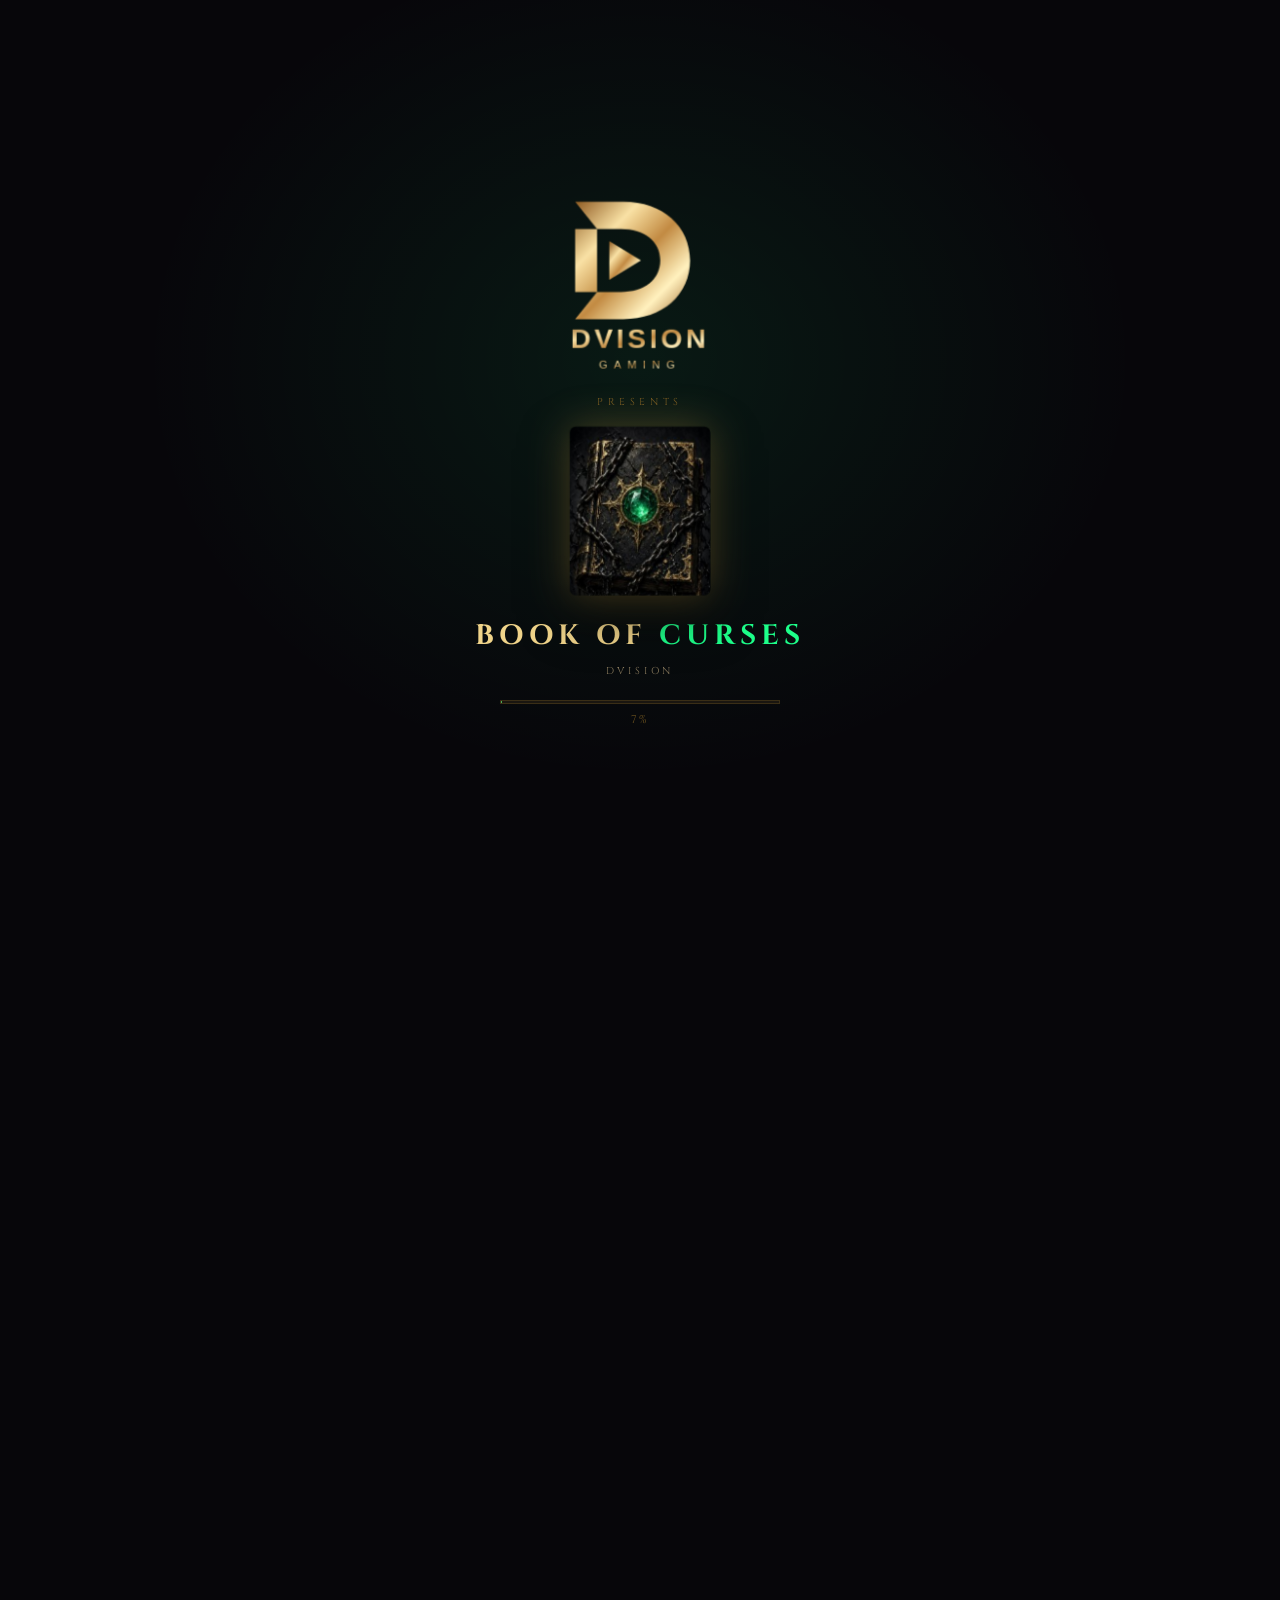
<file: index.html>
<!DOCTYPE html>
<html lang="en">
<head>
  <meta charset="UTF-8" />
  <meta http-equiv="refresh" content="0; url=./book-of-curses/" />
  <title>Book of Curses</title>
  <link rel="canonical" href="./book-of-curses/" />
</head>
<body>
  <p><a href="./book-of-curses/">Open Book of Curses</a></p>
</body>
</html>
</file>
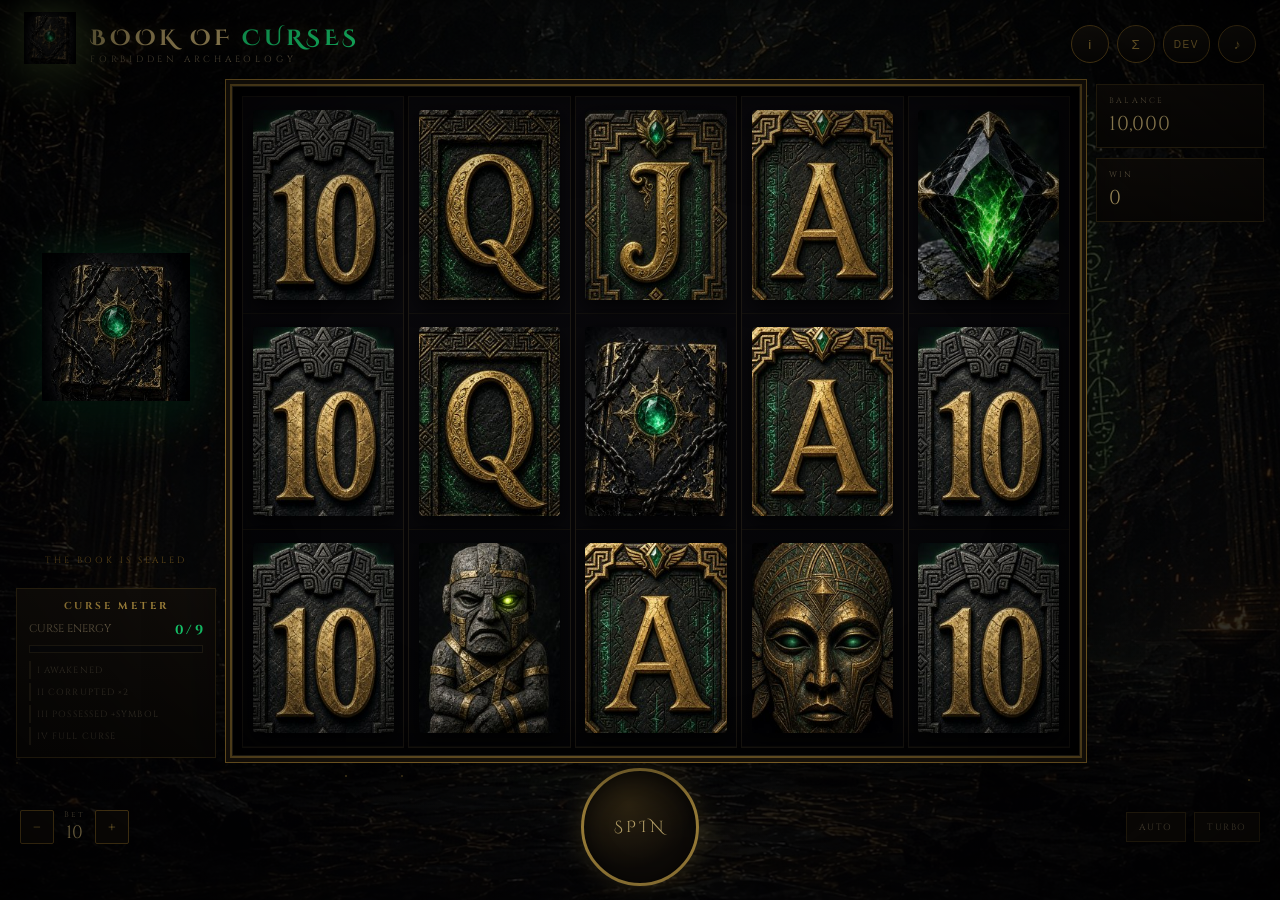
<file: book-of-curses/index.html>
<!DOCTYPE html>
<html lang="en">
<head>
  <meta charset="UTF-8" />
  <meta name="viewport" content="width=device-width, initial-scale=1.0" />
  <title>Book of Curses</title>
  <link rel="stylesheet" href="css/game.css" />
  <link rel="stylesheet" href="css/splash.css" />
  <link rel="stylesheet" href="css/pages-fix.css?v=0.9.3" />
</head>
<body class="curse-0 booting">
  <div class="splash" id="splash">
    <img class="splash-logo" src="assets/dvision-gaming.svg" alt="DVision Gaming" />
    <p class="splash-presents">PRESENTS</p>
    <div class="splash-book"></div>
    <h1 class="splash-title">BOOK OF <span>CURSES</span></h1>
    <p class="splash-sub" id="splashSub">SEALING THE VAULT</p>
    <div class="splash-bar"><div class="splash-fill" id="splashFill"></div></div>
    <p class="splash-pct" id="splashPct">0%</p>
  </div>
  <div class="backdrop"></div>
  <div class="embers" id="embers"></div>
  <div class="vignette"></div>
  <div class="app">
    <header class="topbar">
      <div class="logo-wrap">
        <div class="logo-book" id="miniBook"></div>
        <div class="titles">
          <h1>BOOK OF <span>CURSES</span></h1>
          <p>Forbidden archaeology</p>
        </div>
      </div>
      <div class="top-actions">
        <button class="icon-btn" id="infoBtn" title="Paytable & rules">i</button>
        <button class="icon-btn" id="simBtn" title="Simulation">Σ</button>
        <button class="icon-btn" id="debugBtn" title="Developer tools">DEV</button>
        <button class="icon-btn on" id="soundBtn" title="Sound">♪</button>
      </div>
    </header>
    <div class="stage">
      <aside class="side-panel">
        <div class="book-hero alive" id="hero">
          <div class="book-chains" id="bookChains"></div>
          <div class="hero-svg" id="heroSvg"></div>
          <div class="hero-caption" id="heroCaption">THE BOOK IS SEALED</div>
        </div>
        <div class="meter-card">
          <h3>CURSE METER</h3>
          <div class="energy-readout"><span>CURSE ENERGY</span><strong id="energyRead">0 / 9</strong></div>
          <div class="energy-bar"><div class="energy-fill" id="energyFill"></div></div>
          <div class="curse-steps">
            <div class="curse-step">I  AWAKENED</div>
            <div class="curse-step">II  CORRUPTED  ×2</div>
            <div class="curse-step">III  POSSESSED  +SYMBOL</div>
            <div class="curse-step">IV  FULL CURSE</div>
          </div>
        </div>
      </aside>
      <section class="machine">
        <div class="frame" id="frame">
          <div class="reels" id="reels">
            <div class="reel" data-r="0"><div class="reel-window"><div class="cell" data-r="0" data-row="0"><div class="sym"></div></div><div class="cell" data-r="0" data-row="1"><div class="sym"></div></div><div class="cell" data-r="0" data-row="2"><div class="sym"></div></div></div></div>
            <div class="reel" data-r="1"><div class="reel-window"><div class="cell" data-r="1" data-row="0"><div class="sym"></div></div><div class="cell" data-r="1" data-row="1"><div class="sym"></div></div><div class="cell" data-r="1" data-row="2"><div class="sym"></div></div></div></div>
            <div class="reel" data-r="2"><div class="reel-window"><div class="cell" data-r="2" data-row="0"><div class="sym"></div></div><div class="cell" data-r="2" data-row="1"><div class="sym"></div></div><div class="cell" data-r="2" data-row="2"><div class="sym"></div></div></div></div>
            <div class="reel" data-r="3"><div class="reel-window"><div class="cell" data-r="3" data-row="0"><div class="sym"></div></div><div class="cell" data-r="3" data-row="1"><div class="sym"></div></div><div class="cell" data-r="3" data-row="2"><div class="sym"></div></div></div></div>
            <div class="reel" data-r="4"><div class="reel-window"><div class="cell" data-r="4" data-row="0"><div class="sym"></div></div><div class="cell" data-r="4" data-row="1"><div class="sym"></div></div><div class="cell" data-r="4" data-row="2"><div class="sym"></div></div></div></div>
          </div>
          <svg class="payline-svg" id="paylineSvg" viewBox="0 0 100 100" preserveAspectRatio="none"></svg>
          <div class="ink-veil" id="inkVeil"></div>
          <div class="banner" id="banner"><h2 id="bannerTitle"></h2><p id="bannerSub"></p></div>
          <div class="ceremony" id="ceremony"><div class="ceremony-book" id="ceremonyBook"></div><h2 id="ceremonyTitle"></h2><p id="ceremonySub"></p></div>
        </div>
      </section>
      <aside class="right-panel">
        <div class="stat-box"><label>Balance</label><div class="val" id="balVal">10,000</div></div>
        <div class="stat-box"><label>Win</label><div class="val" id="winVal">0</div></div>
        <div class="stat-box fs-box" id="fsBox" style="display:none"><div class="fs-label">Free Spins</div><div class="fs-count" id="fsCount">0</div><div class="fs-label">Cursed symbol</div><div class="cursed-preview" id="cursedPreview"></div></div>
      </aside>
    </div>
    <footer class="controls">
      <div class="bet-wrap">
        <button class="bet-btn" id="betDown">−</button>
        <div class="bet-display"><label>Bet</label><div class="amt" id="betAmt">10</div></div>
        <button class="bet-btn" id="betUp">+</button>
      </div>
      <button class="spin-btn" id="spinBtn">Spin</button>
      <div class="ctrl-right">
        <button class="mini-btn" id="autoBtn">Auto</button>
        <button class="mini-btn" id="turboBtn">Turbo</button>
      </div>
    </footer>
  </div>
  <div class="overlay" id="infoOverlay"><div class="modal"><button class="close-x" id="infoClose">×</button><h2>Book of Curses</h2><p>Virtual credits only. Open Info in-game for full rules.</p><h3>Paytable</h3><table class="pay-grid"><thead><tr><th>Symbol</th><th>3</th><th>4</th><th>5</th></tr></thead><tbody id="payBody"></tbody></table></div></div>
  <div class="overlay" id="simOverlay"><div class="modal"><button class="close-x" id="simClose">×</button><h2>Monte Carlo</h2><p>Spins <input id="simSpins" value="200000" style="width:110px;background:#0a0806;color:#e8dcc0;border:1px solid #3a2e16;padding:4px 6px"> Seed <input id="simSeed" value="7" style="width:80px;background:#0a0806;color:#e8dcc0;border:1px solid #3a2e16;padding:4px 6px"> <button class="mini-btn on" id="runSim">Run</button></p><div class="sim-out" id="simOut">Ready.</div></div></div>
  <div class="debug-dock" id="debugDock">
    <h4>DEV · SCENARII</h4>
    <div class="debug-grid">
      <button data-scene="tease">2 Books tease</button>
      <button data-scene="trigger">3 Books → FS</button>
      <button data-scene="enter">Intră în bonus</button>
      <button data-scene="retrigger">Retrigger +5</button>
    </div>
    <h4>CURSE LEVEL + SPIN</h4>
    <div class="debug-grid">
      <button data-scene="curse1">I Awakened · x3</button>
      <button data-scene="curse2">II Corrupted · x4</button>
      <button data-scene="curse3">III Possessed · x4</button>
      <button data-scene="full">FULL CURSE</button>
      <button data-scene="expand3">Expand 3 reels</button>
      <button data-scene="expand5">Expand 5 reels</button>
      <button data-scene="maxwin">Max win banner</button>
      <button data-scene="reset">Reset + 10,000</button>
    </div>
    <h4>CURSED SYMBOL</h4>
    <div class="sym-pick" id="symPick"></div>
    <input id="seedInput" placeholder="RNG seed" />
    <button id="seedApply">Apply seed</button>
  </div>
  <script src="js/config.js?v=0.9.3"></script>
  <script src="js/rng.js"></script>
  <script src="js/engine.js"></script>
  <script src="js/symbols.js"></script>
  <script src="js/audio.js?v=0.9.3"></script>
  <script src="js/main.js"></script>
  <script src="js/splash.js"></script>
  <script src="js/pages-fix.js?v=0.9.3"></script>
</body>
</html>
</file>
<file: book-of-curses/css/game.css>
@import url("https://fonts.googleapis.com/css2?family=Cinzel:wght@400;600;700;900&family=Cinzel+Decorative:wght@700;900&family=Uncial+Antiqua&display=swap");

:root {
  --obsidian: #07060a;
  --obsidian-2: #100d14;
  --stone: #1a1610;
  --gold: #c9a44a;
  --gold-hi: #f0d48a;
  --gold-dim: #7a5c22;
  --ink: #0a0a0c;
  --emerald: #1dff8a;
  --emerald-dim: #0a6b3c;
  --curse: #7cffb2;
  --blood: #6b1018;
  --win: #ffe7a0;
  --frame: #2a2214;
  --text: #e8dcc0;
  --muted: #8a7b5e;
}

* { box-sizing: border-box; margin: 0; padding: 0; }
html, body { height: 100%; background: var(--obsidian); color: var(--text); }
body {
  font-family: "Cinzel", Georgia, serif;
  overflow: hidden;
  user-select: none;
}

.backdrop {
  position: fixed; inset: 0;
  background:
    linear-gradient(180deg, rgba(5,4,7,.55) 0%, rgba(5,4,7,.78) 100%),
    url("../assets/bg-temple.jpg") center / cover no-repeat;
  z-index: 0;
}
.backdrop::before {
  content: "";
  position: absolute; inset: 0;
  background-image:
    repeating-linear-gradient(0deg, transparent, transparent 3px, rgba(0,0,0,.12) 3px, rgba(0,0,0,.12) 4px);
  opacity: .35;
  pointer-events: none;
}
.vignette {
  position: fixed; inset: 0; pointer-events: none; z-index: 5;
  background: radial-gradient(ellipse at center, transparent 40%, rgba(0,0,0,.72) 100%);
}
.embers {
  position: fixed; inset: 0; pointer-events: none; z-index: 1; overflow: hidden;
}

.app {
  position: relative; z-index: 2;
  height: 100%;
  display: grid;
  grid-template-rows: auto 1fr auto;
  max-width: 1280px;
  margin: 0 auto;
  padding: 8px 16px 10px;
}

/* HEADER */
.topbar {
  display: flex; align-items: center; justify-content: space-between;
  padding: 4px 8px 8px;
}
.logo-wrap { display: flex; align-items: center; gap: 14px; }
.logo-book { width: 52px; height: 64px; filter: drop-shadow(0 0 12px rgba(201,164,74,.45)); }
.titles h1 {
  font-family: "Cinzel Decorative", "Cinzel", serif;
  font-size: 22px; letter-spacing: .18em;
  color: var(--gold-hi);
  text-shadow: 0 0 18px rgba(201,164,74,.35);
}
.titles h1 span { color: var(--emerald); }
.titles p { font-size: 9px; letter-spacing: .42em; color: var(--muted); text-transform: uppercase; }
.top-actions { display: flex; gap: 8px; }
.icon-btn {
  width: 38px; height: 38px; border-radius: 50%;
  border: 1px solid var(--gold-dim);
  background: linear-gradient(180deg, #1c1812, #0c0a08);
  color: var(--gold);
  cursor: pointer;
  display: grid; place-items: center;
  transition: .2s ease;
}
.icon-btn:hover { border-color: var(--gold); box-shadow: 0 0 12px rgba(201,164,74,.35); }

/* STAGE */
.stage {
  display: grid;
  grid-template-columns: 200px 1fr 168px;
  gap: 14px;
  min-height: 0;
  align-items: stretch;
}

.side-panel {
  display: flex; flex-direction: column; gap: 12px;
  min-height: 0;
}

.book-hero {
  flex: 1;
  position: relative;
  border: 1px solid #3a2e16;
  background:
    radial-gradient(ellipse at 50% 30%, rgba(201,164,74,.08), transparent 60%),
    linear-gradient(180deg, #16110c, #0a0806);
  box-shadow: inset 0 0 40px rgba(0,0,0,.65), 0 0 0 1px #000;
  display: flex; flex-direction: column; align-items: center; justify-content: center;
  overflow: hidden;
  min-height: 220px;
}
.book-hero.alive .hero-svg { animation: breathe 3.6s ease-in-out infinite; }
.book-hero.opened .hero-svg { filter: drop-shadow(0 0 16px #1dff8a); }
.book-hero.chained .book-chains { opacity: 1; }
.book-hero.slam .hero-svg { animation: bookSlam .45s ease-out; }
.book-chains {
  position: absolute; inset: 18% 22%;
  border: 2px solid rgba(180,180,180,.35);
  box-shadow: inset 0 0 12px rgba(0,0,0,.8);
  opacity: 0; pointer-events: none;
  transform: rotate(-8deg);
  transition: opacity .25s;
}
.book-chains::before, .book-chains::after {
  content: ""; position: absolute; left: 20%; right: 20%; height: 3px;
  background: linear-gradient(90deg, transparent, #888, transparent);
}
.book-chains::before { top: 32%; }
.book-chains::after { bottom: 32%; }
.hero-caption {
  position: absolute; bottom: 10px; left: 0; right: 0;
  text-align: center; font-size: 9px; letter-spacing: .32em;
  color: var(--gold-dim); text-transform: uppercase;
}

.meter-card {
  border: 1px solid #3a2e16;
  background: linear-gradient(180deg, #14100c, #0b0907);
  padding: 10px 12px 12px;
}
.meter-card h3 {
  font-size: 10px; letter-spacing: .28em; color: var(--gold);
  margin-bottom: 8px; text-align: center;
}
.energy-readout {
  display: flex; justify-content: space-between; font-size: 11px;
  color: var(--muted); margin-bottom: 6px;
}
.energy-readout strong { color: var(--emerald); font-size: 13px; }
.energy-bar {
  height: 8px; background: #0a0a0c; border: 1px solid #2a2418;
  position: relative; overflow: hidden;
}
.energy-fill {
  position: absolute; inset: 0 auto 0 0; width: 0%;
  background: linear-gradient(90deg, #0a6b3c, var(--emerald));
  box-shadow: 0 0 10px var(--emerald);
  transition: width .45s ease;
}
.curse-steps { display: flex; flex-direction: column; gap: 4px; margin-top: 8px; }
.curse-step {
  font-size: 9px; letter-spacing: .12em; color: #4a4336;
  padding: 3px 6px; border-left: 2px solid #2a2418;
}
.curse-step.on { color: var(--gold-hi); border-color: var(--gold); }
.curse-step.on.full { color: var(--emerald); border-color: var(--emerald); text-shadow: 0 0 8px #1dff8a; }

/* MACHINE */
.machine {
  position: relative;
  display: flex; flex-direction: column;
  min-height: 0;
}
.frame {
  flex: 1;
  position: relative;
  border: 2px solid #6b5424;
  background: #050406;
  box-shadow:
    0 0 0 4px #1a140c,
    0 0 0 5px #8a6a2a,
    inset 0 0 60px rgba(0,0,0,.8),
    0 20px 60px rgba(0,0,0,.65);
  display: flex; flex-direction: column;
  min-height: 0;
  overflow: hidden;
}
.frame::before {
  content: "";
  position: absolute; inset: 0; pointer-events: none; z-index: 4;
  border: 1px solid rgba(240,212,138,.15);
  box-shadow: inset 0 0 80px rgba(0,0,0,.45);
}
.frame.corrupted { border-color: #1a8a55; box-shadow: 0 0 0 4px #0a1a12, 0 0 0 5px #1dff8a, inset 0 0 60px rgba(0,40,20,.5); }
.frame.possessed { animation: shake 2.4s ease-in-out infinite; }
.frame.fullcurse { border-color: #1dff8a; filter: contrast(1.15) saturate(1.2); }

.reels {
  flex: 1;
  display: grid;
  grid-template-columns: repeat(5, 1fr);
  gap: 4px;
  padding: 10px 10px 8px;
  min-height: 320px;
}
.reel {
  position: relative;
  background: linear-gradient(180deg, #0b0a0e, #050507);
  overflow: hidden;
  border: 1px solid #1c1812;
}
.reel.anticipate {
  box-shadow: inset 0 0 24px rgba(201,164,74,.35), 0 0 16px rgba(201,164,74,.25);
}
.reel-window {
  height: 100%;
  display: flex; flex-direction: column;
}
.cell {
  flex: 1;
  display: grid; place-items: center;
  position: relative;
  border-bottom: 1px solid rgba(201,164,74,.06);
  transition: background .2s;
}
.cell.win {
  background: radial-gradient(circle, rgba(201,164,74,.22), transparent 70%);
}
.cell.scatter-land {
  background: radial-gradient(circle, rgba(29,255,138,.16), transparent 70%);
}
.cell.cursed-land {
  background: radial-gradient(circle, rgba(29,255,138,.34), transparent 68%);
  box-shadow: inset 0 0 0 2px rgba(29,255,138,.75), 0 0 18px rgba(29,255,138,.35);
  animation: cursedPulse .7s ease-out;
}
.cell.cursed-land::after {
  content: "";
  position: absolute; inset: 6%;
  border: 1px solid rgba(240,212,138,.45);
  pointer-events: none;
  animation: cursedRing .7s ease-out;
}
.cell.infected {
  background: radial-gradient(circle, rgba(29,255,138,.32), transparent 70%);
  animation: infectPop .35s ease-out;
}
.cell.expanded {
  box-shadow: inset 0 0 0 2px rgba(29,255,138,.55);
}
.cell.filling {
  animation: fillGrow .38s ease-out;
}
.reel.filling-reel {
  box-shadow: inset 0 0 28px rgba(29,255,138,.28), 0 0 16px rgba(29,255,138,.2);
}
.sym {
  width: 88%; height: 88%;
  display: grid; place-items: center;
  filter: drop-shadow(0 6px 10px rgba(0,0,0,.75));
}
.sym svg, .sym-art {
  width: 100%; height: 100%;
  object-fit: cover;
  border-radius: 4px;
}
.hero-art {
  width: 118px; height: 118px;
  object-fit: cover;
  border-radius: 6px;
  box-shadow: 0 0 24px rgba(29,255,138,.22);
}
.logo-book .hero-art, .logo-book img {
  width: 52px; height: 52px; object-fit: cover; border-radius: 4px;
}
.reel.spinning .cell .sym { animation: blurspin .08s linear infinite; }

.payline-overlay {
  position: absolute; inset: 10px; pointer-events: none; z-index: 3;
}

/* RIGHT */
.right-panel { display: flex; flex-direction: column; gap: 10px; }
.stat-box {
  border: 1px solid #3a2e16;
  background: linear-gradient(180deg, #14100c, #0b0907);
  padding: 10px 12px;
}
.stat-box label {
  display: block; font-size: 8px; letter-spacing: .28em; color: var(--muted);
  margin-bottom: 4px; text-transform: uppercase;
}
.stat-box .val { font-size: 20px; color: var(--gold-hi); letter-spacing: .04em; }
.stat-box .val.win-on { color: var(--emerald); text-shadow: 0 0 12px #1dff8a; }
.fs-box { text-align: center; padding: 12px 8px; }
.fs-box .fs-count { font-size: 28px; color: var(--emerald); }
.fs-box .fs-label { font-size: 9px; letter-spacing: .24em; color: var(--muted); }
.cursed-preview { display: flex; justify-content: center; gap: 6px; margin-top: 8px; }
.cursed-chip {
  width: 42px; height: 42px; border: 1px solid var(--gold-dim);
  background: #0a0806; display: grid; place-items: center;
}
.cursed-chip svg, .cursed-chip img { width: 100%; height: 100%; object-fit: cover; }

/* CONTROLS */
.controls {
  display: grid;
  grid-template-columns: 1fr auto 1fr;
  align-items: center;
  gap: 16px;
  padding: 10px 4px 4px;
}
.bet-wrap { display: flex; align-items: center; gap: 10px; }
.bet-btn {
  width: 34px; height: 34px; border-radius: 2px;
  border: 1px solid var(--gold-dim);
  background: #120e0a; color: var(--gold); cursor: pointer; font-family: inherit;
  font-size: 16px;
}
.bet-btn:hover { border-color: var(--gold); }
.bet-display { text-align: center; }
.bet-display label { display: block; font-size: 8px; letter-spacing: .3em; color: var(--muted); }
.bet-display .amt { font-size: 18px; color: var(--gold-hi); }

.spin-btn {
  width: 118px; height: 118px; border-radius: 50%;
  border: 3px solid var(--gold);
  background:
    radial-gradient(circle at 40% 30%, #3a2e16, #120e0a 62%);
  color: var(--gold-hi);
  font-family: "Cinzel Decorative", Cinzel, serif;
  font-size: 16px; letter-spacing: .2em;
  cursor: pointer;
  box-shadow: 0 0 24px rgba(201,164,74,.25), inset 0 0 20px rgba(0,0,0,.5);
  text-transform: uppercase;
  transition: transform .12s ease, box-shadow .2s;
}
.spin-btn:hover { box-shadow: 0 0 36px rgba(201,164,74,.45); }
.spin-btn:active { transform: scale(.96); }
.spin-btn:disabled { opacity: .55; cursor: default; }
.spin-btn.bonus {
  border-color: var(--emerald);
  color: var(--emerald);
  box-shadow: 0 0 28px rgba(29,255,138,.35);
}

.ctrl-right { display: flex; justify-content: flex-end; gap: 8px; flex-wrap: wrap; }
.mini-btn {
  padding: 8px 12px;
  border: 1px solid #3a2e16;
  background: #120e0a;
  color: var(--muted);
  font-family: inherit; font-size: 9px; letter-spacing: .18em;
  cursor: pointer; text-transform: uppercase;
}
.mini-btn.on { color: var(--gold-hi); border-color: var(--gold-dim); }

/* OVERLAYS */
.overlay {
  position: fixed; inset: 0; z-index: 40;
  background: rgba(0,0,0,.78);
  display: none; align-items: center; justify-content: center;
  padding: 24px;
}
.overlay.show { display: flex; }
.modal {
  width: min(720px, 94vw);
  max-height: 86vh; overflow: auto;
  background: linear-gradient(180deg, #16110c, #0b0907);
  border: 1px solid var(--gold-dim);
  box-shadow: 0 30px 80px rgba(0,0,0,.7);
  padding: 28px 32px;
}
.modal h2 {
  font-family: "Cinzel Decorative", serif;
  color: var(--gold-hi); letter-spacing: .16em;
  margin-bottom: 8px; font-size: 22px;
}
.modal h3 { color: var(--gold); margin: 16px 0 8px; font-size: 13px; letter-spacing: .14em; }
.modal p, .modal li { color: #cbbd9c; font-size: 13px; line-height: 1.55; }
.modal ul { padding-left: 18px; }
.pay-grid { width: 100%; border-collapse: collapse; margin-top: 8px; font-size: 12px; }
.pay-grid th, .pay-grid td { border-bottom: 1px solid #2a2418; padding: 6px 8px; text-align: left; }
.pay-grid th { color: var(--muted); font-weight: 400; letter-spacing: .12em; font-size: 10px; }
.pay-grid td svg, .pay-grid td img { width: 28px; height: 28px; vertical-align: middle; margin-right: 8px; object-fit: cover; border-radius: 3px; }
.close-x {
  float: right; background: none; border: 0; color: var(--gold); cursor: pointer; font-size: 20px;
}

.banner {
  position: absolute; inset: 0; z-index: 8;
  display: none; align-items: center; justify-content: center;
  background: rgba(0,0,0,.55);
  flex-direction: column; gap: 8px;
  text-align: center;
}
.banner.show { display: flex; }
.banner h2 {
  font-family: "Cinzel Decorative", serif;
  font-size: 42px; letter-spacing: .18em;
  color: var(--gold-hi);
  text-shadow: 0 0 24px rgba(201,164,74,.5);
}
.banner h2.curse { color: var(--emerald); text-shadow: 0 0 28px #1dff8a; font-size: 48px; }
.banner p { letter-spacing: .32em; color: var(--muted); font-size: 12px; }

.maxwin-msg {
  font-family: "Cinzel Decorative", serif;
  font-size: 28px; color: #e8dcc0;
  letter-spacing: .08em;
}

/* DEBUG */
.debug-dock {
  position: fixed; right: 10px; top: 64px; bottom: 12px; z-index: 30;
  background: rgba(8,6,8,.94); border: 1px solid #3a2e16;
  padding: 10px 10px 14px; display: none; width: 248px;
  font-size: 10px; overflow: auto;
}
.debug-dock.show { display: block; }
.debug-dock h4 {
  color: var(--gold); letter-spacing: .18em; font-size: 9px;
  margin: 10px 0 6px; font-weight: 600;
}
.debug-dock h4:first-child { margin-top: 0; }
.debug-grid { display: grid; grid-template-columns: 1fr 1fr; gap: 4px; }
.debug-dock button {
  display: block; width: 100%; margin: 0; padding: 6px 6px;
  background: #120e0a; color: var(--gold-hi); border: 1px solid #3a2e16;
  font-family: inherit; font-size: 9px; letter-spacing: .06em;
  cursor: pointer; text-align: left;
}
.debug-dock button:hover { border-color: var(--gold); background: #1c1610; }
.debug-dock .sym-pick {
  display: grid; grid-template-columns: repeat(5, 1fr); gap: 3px; margin-bottom: 6px;
}
.debug-dock .sym-pick button { padding: 2px; text-align: center; }
.debug-dock .sym-pick img { width: 100%; height: 32px; object-fit: cover; display: block; }
.debug-dock input {
  width: 100%; margin: 3px 0; padding: 4px; background: #0a0806; color: var(--text);
  border: 1px solid #3a2e16; font-family: inherit;
}
.debug-note { color: var(--muted); font-size: 9px; line-height: 1.35; margin-top: 8px; }

/* CURSE FX */
.ink-veil {
  position: absolute; inset: 0; z-index: 7; pointer-events: none;
  opacity: 0; background:
    radial-gradient(circle at 50% 40%, rgba(10,40,24,.0), rgba(0,0,0,.85));
  transition: opacity .6s;
}
.ink-veil.on { opacity: 1; }

@keyframes breathe {
  0%,100% { transform: scale(1) rotate(-1deg); filter: drop-shadow(0 0 8px rgba(201,164,74,.3)); }
  50% { transform: scale(1.04) rotate(1deg); filter: drop-shadow(0 0 16px rgba(29,255,138,.35)); }
}
@keyframes blurspin {
  0% { filter: blur(4px) brightness(1.2); transform: translateY(-6%); }
  100% { filter: blur(4px) brightness(1.2); transform: translateY(6%); }
}
@keyframes shake {
  0%,100% { transform: translateX(0); }
  30% { transform: translateX(-1px); }
  60% { transform: translateX(1px); }
}
@keyframes pulseWin {
  0%,100% { transform: scale(1); }
  50% { transform: scale(1.08); }
}
@keyframes cursedPulse {
  0% { filter: brightness(2.2); }
  100% { filter: brightness(1); }
}
@keyframes cursedRing {
  0% { transform: scale(.72); opacity: 1; }
  100% { transform: scale(1.08); opacity: 0; }
}
@keyframes fillGrow {
  0% { transform: scale(.55); filter: brightness(2) saturate(1.4); }
  70% { transform: scale(1.06); }
  100% { transform: scale(1); filter: none; }
}
@keyframes infectPop {
  0% { transform: scale(.4); filter: brightness(2.4) hue-rotate(-10deg); }
  100% { transform: scale(1); filter: none; }
}
.cell.win .sym { animation: pulseWin .7s ease-in-out infinite; }
.cell.filling .sym { animation: fillGrow .38s ease-out; }

.sim-out {
  font-family: ui-monospace, monospace; font-size: 11px;
  white-space: pre-wrap; color: #cbbd9c; background: #080608;
  padding: 12px; border: 1px solid #2a2418; margin-top: 10px;
}

.payline-svg {
  position: absolute; inset: 10px; z-index: 5; pointer-events: none;
}
.payline-svg path {
  fill: none; stroke: rgba(240,212,138,.85); stroke-width: 1.2;
  stroke-linecap: round; filter: drop-shadow(0 0 4px #c9a44a);
  opacity: 0;
}
.payline-svg path.on { animation: lineDraw .45s ease-out forwards; }

.ceremony {
  position: absolute; inset: 0; z-index: 12;
  display: none; flex-direction: column; align-items: center; justify-content: center;
  background: rgba(0,0,0,.0);
  text-align: center; padding: 20px;
}
.ceremony.show { display: flex; }
.ceremony.black { background: rgba(0,0,0,.88); }
.ceremony.scratch { background: rgba(0,0,0,.92); }
.ceremony-book {
  width: 120px; height: 120px; margin-bottom: 16px;
  background: url("../assets/symbols/book.jpg") center/cover;
  border-radius: 6px;
  box-shadow: 0 0 40px rgba(29,255,138,.35);
  transform: scale(.7); opacity: 0;
}
.ceremony.show .ceremony-book { animation: bookRise 1s ease-out forwards; }
.ceremony h2 {
  font-family: "Cinzel Decorative", serif;
  font-size: 36px; letter-spacing: .16em; color: var(--emerald);
  text-shadow: 0 0 24px #1dff8a;
}
.ceremony.scratch h2 {
  color: #e8dcc0; text-shadow: none;
  font-size: 22px; letter-spacing: .08em;
  animation: scratchIn 1.1s ease-out;
}
.ceremony p { letter-spacing: .28em; color: var(--muted); margin-top: 8px; font-size: 11px; }

body.curse-1 .frame { border-color: #5a8a4a; }
body.curse-2 .frame, body.curse-3 .frame { border-color: #1dff8a; }
body.curse-2 .spin-btn, body.curse-3 .spin-btn {
  border-color: var(--emerald); color: var(--emerald);
}
body.curse-2 .titles h1, body.curse-3 .titles h1 { text-shadow: 0 0 18px #1dff8a; }
body.curse-3 {
  filter: saturate(1.15);
}
body.curse-3 .app { animation: shake 3s ease-in-out infinite; }
body.energy-hot .energy-bar {
  box-shadow: 0 0 14px #1dff8a;
  animation: cursedPulse 1s ease-in-out infinite;
}
body.anticipate-energy .meter-card {
  border-color: var(--emerald);
  box-shadow: 0 0 18px rgba(29,255,138,.25);
}

@keyframes bookRise {
  0% { transform: translateY(24px) scale(.7); opacity: 0; }
  100% { transform: translateY(-8px) scale(1.08); opacity: 1; }
}
@keyframes bookSlam {
  0% { transform: scale(1.15) rotate(-4deg); }
  100% { transform: scale(1) rotate(0); }
}
@keyframes lineDraw { to { opacity: 1; } }
@keyframes scratchIn {
  0% { opacity: 0; letter-spacing: .4em; filter: blur(3px); }
  100% { opacity: 1; letter-spacing: .08em; filter: none; }
}

@media (max-width: 980px) {
  .stage { grid-template-columns: 1fr; grid-template-rows: auto 1fr auto; }
  .side-panel { flex-direction: row; }
  .book-hero { min-height: 120px; flex: 1; }
  .meter-card { flex: 1; }
  .right-panel { flex-direction: row; flex-wrap: wrap; }
  .stat-box { flex: 1; }
  .spin-btn { width: 88px; height: 88px; font-size: 13px; }
  .titles h1 { font-size: 16px; }
}
</file>
<file: book-of-curses/css/splash.css>
.splash {
  position: fixed; inset: 0; z-index: 80;
  display: flex; flex-direction: column; align-items: center; justify-content: center;
  background:
    radial-gradient(ellipse at 50% 40%, rgba(29,255,138,.08), transparent 55%),
    #07060a;
  transition: opacity .7s ease, visibility .7s ease;
}
.splash.gone { opacity: 0; visibility: hidden; pointer-events: none; }
.splash-logo {
  width: min(280px, 58vw);
  height: auto;
  margin-bottom: 10px;
  filter: drop-shadow(0 0 22px rgba(201,164,74,.35));
  animation: splashBreathe 3.2s ease-in-out infinite;
}
.splash-presents {
  font-size: 10px;
  letter-spacing: .46em;
  color: #7a5c22;
  margin: 2px 0 18px;
}
.splash-book {
  width: 140px; height: 168px;
  background: url("../assets/symbols/book.jpg") center/cover;
  border-radius: 6px;
  box-shadow: 0 0 40px rgba(201,164,74,.35), 0 20px 50px rgba(0,0,0,.6);
  animation: splashBreathe 2.8s ease-in-out infinite;
  margin-bottom: 22px;
}
.splash-title {
  font-family: "Cinzel Decorative", Cinzel, Georgia, serif;
  font-size: 28px; letter-spacing: .18em; color: #f0d48a;
}
.splash-title span { color: #1dff8a; }
.splash-sub {
  margin-top: 10px; font-size: 10px; letter-spacing: .38em; color: #8a7b5e;
}
.splash-bar {
  width: min(280px, 70vw); height: 4px; margin-top: 22px;
  background: #1a1610; border: 1px solid #3a2e16; overflow: hidden;
}
.splash-fill {
  height: 100%; width: 0;
  background: linear-gradient(90deg, #7a5c22, #1dff8a);
  transition: width .2s ease;
}
.splash-pct { margin-top: 8px; font-size: 11px; color: #7a5c22; letter-spacing: .2em; }
body.booting .app, body.booting .debug-dock { visibility: hidden; }
@keyframes splashBreathe {
  0%,100% { transform: scale(1); filter: brightness(1); }
  50% { transform: scale(1.03); filter: brightness(1.12); }
}
</file>
<file: book-of-curses/css/pages-fix.css>
.icon-btn#debugBtn {
  width: auto; min-width: 38px; padding: 0 10px; border-radius: 18px;
  font-size: 10px; letter-spacing: .16em;
}
.icon-btn#debugBtn.on {
  border-color: #1dff8a; color: #1dff8a;
  box-shadow: 0 0 12px rgba(29,255,138,.35);
}
.book-hero {
  border: none !important;
  background: transparent !important;
  box-shadow: none !important;
  overflow: visible !important;
}
.book-chains { display: none !important; }
.hero-svg {
  width: 148px; height: auto; background: none !important; border: none !important; box-shadow: none !important;
}
.hero-art {
  width: 148px; height: auto; aspect-ratio: 3 / 4;
  object-fit: contain; border-radius: 0 !important;
  background: transparent !important;
  mix-blend-mode: lighten;
  box-shadow: none !important;
  filter: drop-shadow(0 14px 24px rgba(0,0,0,.65)) drop-shadow(0 0 18px rgba(29,255,138,.22));
}
.energy-readout { gap: 8px; }
.energy-readout span, .energy-readout strong { white-space: nowrap; }
.payline-svg { inset: 0 !important; overflow: visible; pointer-events: none; }
.payline-svg path {
  fill: none; stroke: #f0d48a; stroke-width: 3.2;
  stroke-linecap: round; stroke-linejoin: round;
  filter: drop-shadow(0 0 6px #f0d48a);
  animation: lineTrace .55s ease-out forwards;
}
.payline-svg circle.node {
  fill: #fff6d2; stroke: #c9a44a; stroke-width: 1.5;
  filter: drop-shadow(0 0 6px #f0d48a);
}
.cell.line-on {
  background: radial-gradient(circle, rgba(240,212,138,.28), transparent 72%);
  box-shadow: inset 0 0 0 1px rgba(240,212,138,.45);
}
.reel.anticipate {
  box-shadow: inset 0 0 28px rgba(201,164,74,.45), 0 0 22px rgba(201,164,74,.35);
  animation: teasePulse .55s ease-in-out infinite;
}
@keyframes lineTrace { to { stroke-dashoffset: 0; } }
@keyframes teasePulse {
  0%,100% { box-shadow: inset 0 0 18px rgba(201,164,74,.28), 0 0 10px rgba(201,164,74,.2); }
  50% { box-shadow: inset 0 0 36px rgba(240,212,138,.55), 0 0 26px rgba(240,212,138,.4); }
}
</file>
